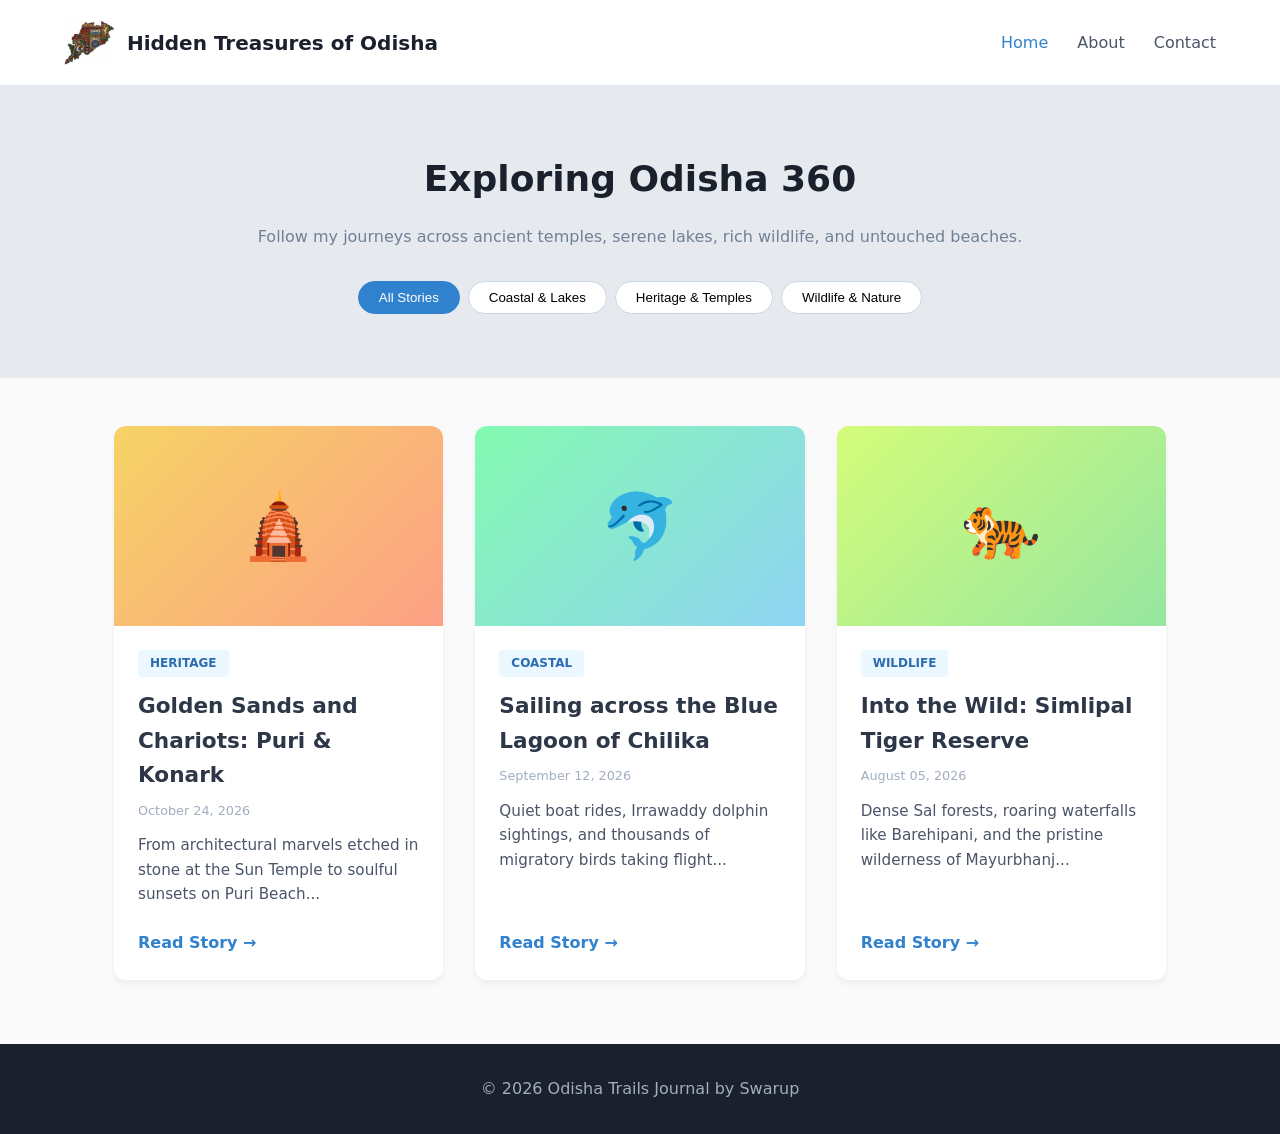
<file: index.html>
<!DOCTYPE html>
<html lang="en">
<head>
    <meta charset="UTF-8">
    <meta name="viewport" content="width=device-width, initial-scale=1.0">
    <title>Odisha Trails - Travel Journal</title>
    <link rel="stylesheet" href="style.css">
</head>
<body>

    <!-- Header & Navigation -->
    <header>
        <div class="logo">
          <img src="Odisha_Treasure.png" alt="Odisha Map Logo" class="logo-img">
          <span>Hidden Treasures of Odisha</span>
        </div>
        <nav>
            <a href="index.html" class="active">Home</a>
            <a href="#about">About</a>
            <a href="#contact">Contact</a>
        </nav>
    </header>

    <!-- Hero Section -->
    <section class="hero">
        <h1>Exploring Odisha 360</h1>
        <p>Follow my journeys across ancient temples, serene lakes, rich wildlife, and untouched beaches.</p>
        <div class="filter-controls">
            <button class="filter-btn active" data-target="all">All Stories</button>
            <button class="filter-btn" data-target="coastal">Coastal & Lakes</button>
            <button class="filter-btn" data-target="heritage">Heritage & Temples</button>
            <button class="filter-btn" data-target="wildlife">Wildlife & Nature</button>
        </div>
    </section>

    <!-- Blog Grid -->
    <main class="blog-container">
        <!-- Blog Post 1 -->
        <article class="blog-card" data-category="heritage">
            <div class="card-image bg-konark">🛕</div>
            <div class="card-content">
                <span class="tag">Heritage</span>
                <h2>Golden Sands and Chariots: Puri & Konark</h2>
                <p class="date">October 24, 2026</p>
                <p class="excerpt">From architectural marvels etched in stone at the Sun Temple to soulful sunsets on Puri Beach...</p>
                <a href="puri_konark_trip.html" class="read-more">Read Story →</a>
            </div>
        </article>

        <!-- Blog Post 2 -->
        <article class="blog-card" data-category="coastal">
            <div class="card-image bg-chilika">🐬</div>
            <div class="card-content">
                <span class="tag">Coastal</span>
                <h2>Sailing across the Blue Lagoon of Chilika</h2>
                <p class="date">September 12, 2026</p>
                <p class="excerpt">Quiet boat rides, Irrawaddy dolphin sightings, and thousands of migratory birds taking flight...</p>
                <a href="#" class="read-more">Read Story →</a>
            </div>
        </article>

        <!-- Blog Post 3 -->
        <article class="blog-card" data-category="wildlife">
            <div class="card-image bg-simlipal">🐅</div>
            <div class="card-content">
                <span class="tag">Wildlife</span>
                <h2>Into the Wild: Simlipal Tiger Reserve</h2>
                <p class="date">August 05, 2026</p>
                <p class="excerpt">Dense Sal forests, roaring waterfalls like Barehipani, and the pristine wilderness of Mayurbhanj...</p>
                <a href="#" class="read-more">Read Story →</a>
            </div>
        </article>
    </main>

    <!-- Footer -->
    <footer>
        <p>&copy; 2026 Odisha Trails Journal by Swarup</p>
    </footer>

    <script src="script.js"></script>
</body>
</html>
</file>
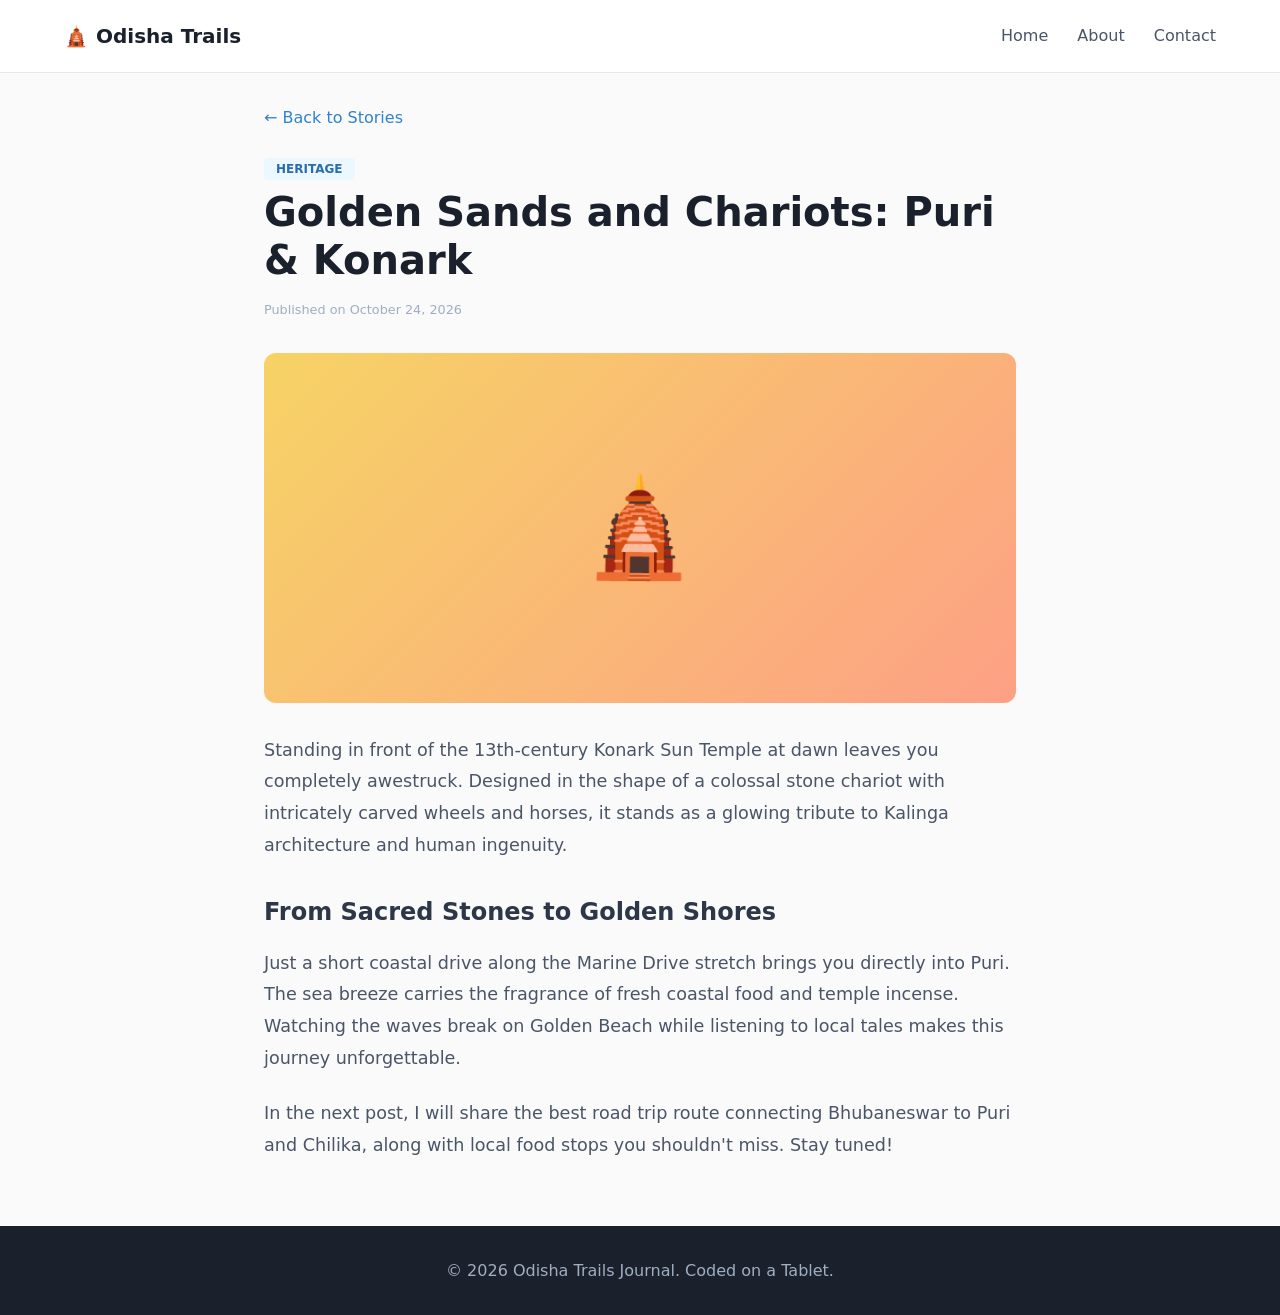
<file: puri_konark_trip.html>
<!DOCTYPE html>
<html lang="en">
<head>
    <meta charset="UTF-8">
    <meta name="viewport" content="width=device-width, initial-scale=1.0">
    <title>Puri & Konark - Odisha Trails</title>
    <link rel="stylesheet" href="style.css">
</head>
<body>

    <!-- Header & Navigation -->
    <header>
        <div class="logo">🛕 Odisha Trails</div>
        <nav>
            <a href="index.html">Home</a>
            <a href="#about">About</a>
            <a href="#contact">Contact</a>
        </nav>
    </header>

    <!-- Article Content Layout -->
    <main class="article-container">
        <a href="index.html" class="back-link">← Back to Stories</a>
        
        <article class="full-post">
            <span class="tag">Heritage</span>
            <h1>Golden Sands and Chariots: Puri & Konark</h1>
            <p class="date">Published on October 24, 2026</p>
            
            <!-- Large decorative header banner -->
            <div class="article-hero bg-konark">🛕</div>

            <div class="article-body">
                <p>Standing in front of the 13th-century Konark Sun Temple at dawn leaves you completely awestruck. Designed in the shape of a colossal stone chariot with intricately carved wheels and horses, it stands as a glowing tribute to Kalinga architecture and human ingenuity.</p>
                
                <h3>From Sacred Stones to Golden Shores</h3>
                <p>Just a short coastal drive along the Marine Drive stretch brings you directly into Puri. The sea breeze carries the fragrance of fresh coastal food and temple incense. Watching the waves break on Golden Beach while listening to local tales makes this journey unforgettable.</p>
                
                <p>In the next post, I will share the best road trip route connecting Bhubaneswar to Puri and Chilika, along with local food stops you shouldn't miss. Stay tuned!</p>
            </div>
        </article>
    </main>

    <!-- Footer -->
    <footer>
        <p>&copy; 2026 Odisha Trails Journal. Coded on a Tablet.</p>
    </footer>

</body>
</html>
</file>
<file: style.css>
* {
    box-sizing: border-box;
    margin: 0;
    padding: 0;
}

body {
    font-family: system-ui, -apple-system, sans-serif;
    background-color: #fafafa;
    color: #2d3748;
    line-height: 1.6;
}

/* Header & Nav */
header {
    background: #fff;
    display: flex;
    justify-content: space-between;
    align-items: center;
    padding: 1.25rem 5%;
    border-bottom: 1px solid #e2e8f0;
    position: sticky;
    top: 0;
    z-index: 100;
}

.logo {
    font-size: 1.25rem;
    font-weight: 700;
    color: #1a202c;
}

nav a {
    text-decoration: none;
    color: #4a5568;
    margin-left: 1.5rem;
    font-weight: 500;
    transition: color 0.2s;
}

nav a:hover, nav a.active {
    color: #3182ce;
}

/* Hero Section */
.hero {
    background: linear-gradient(rgba(0,0,0,0.03), rgba(0,0,0,0.03)), #edf2f7;
    text-align: center;
    padding: 4rem 1rem;
}

.hero h1 {
    font-size: 2.25rem;
    color: #1a202c;
    margin-bottom: 1rem;
}

.hero p {
    color: #718096;
    margin-bottom: 2rem;
}

.filter-controls {
    display: flex;
    justify-content: center;
    gap: 0.5rem;
    flex-wrap: wrap;
}

.filter-btn {
    background: #fff;
    border: 1px solid #cbd5e0;
    padding: 0.5rem 1.25rem;
    border-radius: 20px;
    cursor: pointer;
    font-weight: 500;
}

.filter-btn.active {
    background: #3182ce;
    color: white;
    border-color: #3182ce;
}

/* Blog Grid */
.blog-container {
    max-width: 1100px;
    margin: 3rem auto;
    padding: 0 1.5rem;
    display: grid;
    grid-template-columns: repeat(auto-fit, minmax(300px, 1fr));
    gap: 2rem;
}

.blog-card {
    background: #fff;
    border-radius: 12px;
    overflow: hidden;
    box-shadow: 0 4px 6px rgba(0,0,0,0.05);
    transition: transform 0.2s;
    display: flex;
    flex-direction: column;
}

.blog-card:hover {
    transform: translateY(-4px);
}

.card-image {
    height: 200px;
    background: #e2e8f0;
    display: flex;
    align-items: center;
    justify-content: center;
    font-size: 4rem;
}

/* Odisha theme gradient backgrounds Old */
.bg-konark { background: linear-gradient(135deg, #f6d365, #fda085); } 
.bg-chilika { background: linear-gradient(135deg, #84fab0, #8fd3f4); }
.bg-simlipal { background: linear-gradient(135deg, #d4fc79, #96e6a1); }


/* Odisha theme image backgrounds 
.bg-konark { 
    background-image: url('Odisha_Treasure.png'); 
    background-size: cover; 
    background-position: center; 
}*/
/*
.bg-chilika { 
    background-image: url('chilika.jpg'); 
    background-size: cover; 
    background-position: center; 
}
.bg-simlipal { 
    background-image: url('simlipal.jpg'); 
    background-size: cover; 
    background-position: center; 
}
*/

.card-content {
    padding: 1.5rem;
    display: flex;
    flex-direction: column;
    flex-grow: 1;
}

.tag {
    align-self: flex-start;
    background: #ebf8ff;
    color: #2b6cb0;
    font-size: 0.75rem;
    font-weight: 700;
    padding: 0.25rem 0.75rem;
    border-radius: 4px;
    text-transform: uppercase;
    margin-bottom: 0.75rem;
}

.blog-card h2 {
    font-size: 1.35rem;
    margin-bottom: 0.5rem;
    color: #2d3748;
}

.date {
    font-size: 0.8rem;
    color: #a0aec0;
    margin-bottom: 0.75rem;
}

.excerpt {
    color: #4a5568;
    font-size: 0.95rem;
    margin-bottom: 1.5rem;
    flex-grow: 1;
}

.read-more {
    text-decoration: none;
    color: #3182ce;
    font-weight: 600;
}

.read-more:hover {
    text-decoration: underline;
}

/* Hide utility class */
.hidden-card {
    display: none !important;
}

/* Footer */
footer {
    text-align: center;
    padding: 2rem;
    background: #1a202c;
    color: #a0aec0;
    margin-top: 4rem;
}

/* Individual Article Page Styles */
.article-container {
    max-width: 800px;
    margin: 2rem auto;
    padding: 0 1.5rem;
}

.back-link {
    display: inline-block;
    text-decoration: none;
    color: #3182ce;
    font-weight: 500;
    margin-bottom: 1.5rem;
    transition: transform 0.2s;
}

.back-link:hover {
    transform: translateX(-4px);
}

.full-post h1 {
    font-size: 2.5rem;
    color: #1a202c;
    line-height: 1.2;
    margin: 0.5rem 0 1rem 0;
}

.article-hero {
    height: 350px;
    border-radius: 12px;
    display: flex;
    align-items: center;
    justify-content: center;
    font-size: 6rem;
    margin: 2rem 0;
}

.article-body h3 {
    font-size: 1.5rem;
    color: #2d3748;
    margin: 2rem 0 1rem 0;
}

.article-body p {
    font-size: 1.1rem;
    color: #4a5568;
    line-height: 1.8;
    margin-bottom: 1.5rem;
}

.logo {
    display: flex;
    align-items: center;
    gap: 0.75rem;
    font-size: 1.25rem;
    font-weight: 700;
    color: #1a202c;
}

.logo-img {
    height: 45px;
    width: auto;
    object-fit: contain;
}
</file>
